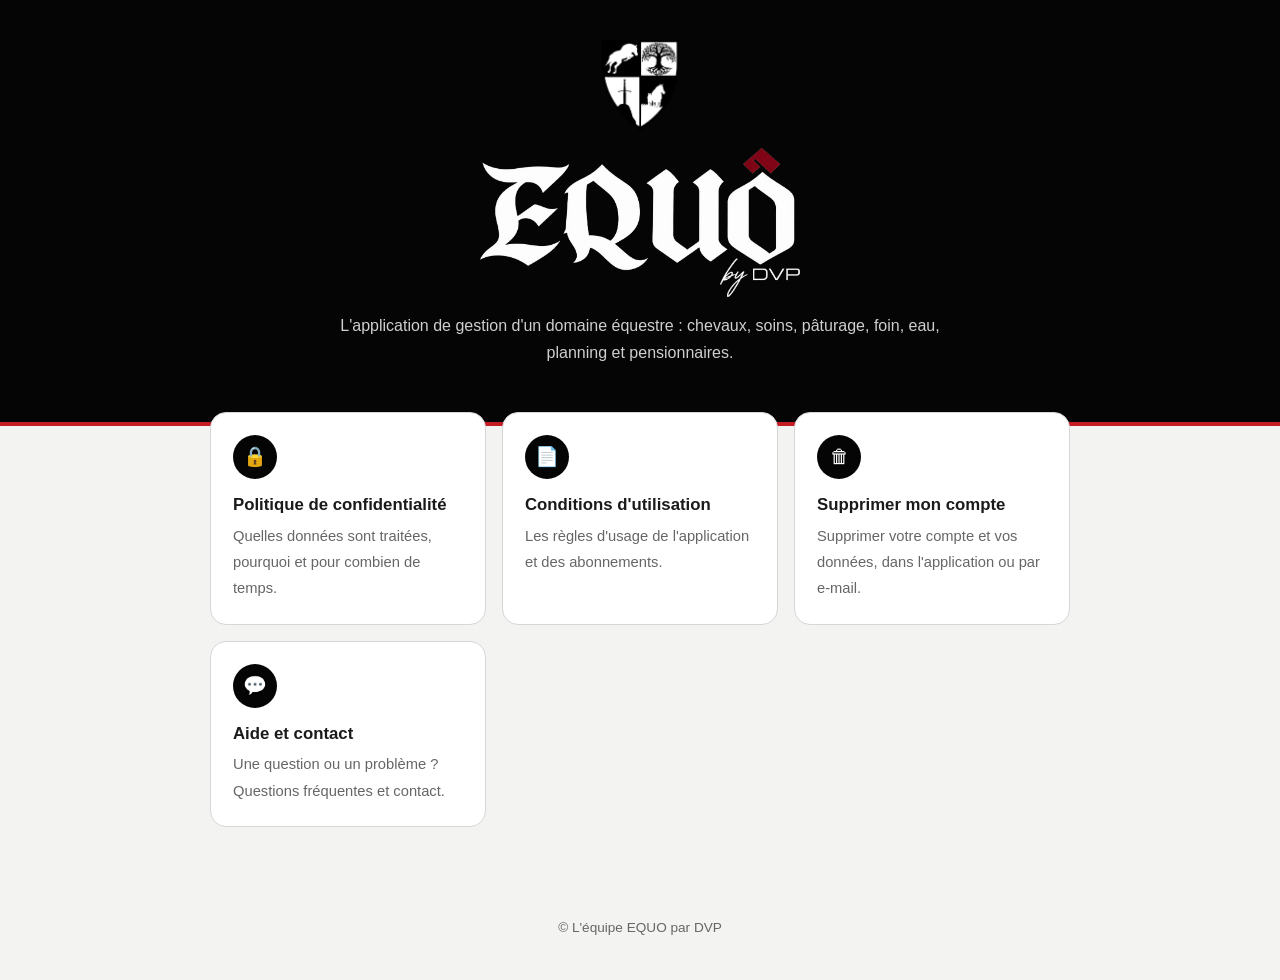
<file: index.html>
<!DOCTYPE html>
<html lang="fr">
<head>
<meta charset="utf-8">
<meta name="viewport" content="width=device-width, initial-scale=1">
<title>EQUO by DVP — Informations légales</title>
<meta name="description" content="Politique de confidentialité, conditions d'utilisation, suppression de compte et aide pour l'application EQUO by DVP.">
<link rel="icon" href="blason.png">
<link rel="stylesheet" href="style.css">
</head>
<body>
<div class="hero">
  <img class="blason-big" src="blason.png" alt="">
  <br>
  <img class="logo-big" src="logo-equo.png" alt="EQUO by DVP">
  <p>L'application de gestion d'un domaine équestre : chevaux, soins, pâturage, foin, eau, planning et pensionnaires.</p>
</div>
<main>
  <div class="grid">
    <a class="tile" href="confidentialite.html">
      <div class="icon">🔒</div>
      <strong>Politique de confidentialité</strong>
      <span class="desc">Quelles données sont traitées, pourquoi et pour combien de temps.</span>
    </a>
    <a class="tile" href="conditions.html">
      <div class="icon">📄</div>
      <strong>Conditions d'utilisation</strong>
      <span class="desc">Les règles d'usage de l'application et des abonnements.</span>
    </a>
    <a class="tile" href="suppression-compte.html">
      <div class="icon">🗑</div>
      <strong>Supprimer mon compte</strong>
      <span class="desc">Supprimer votre compte et vos données, dans l'application ou par e-mail.</span>
    </a>
    <a class="tile" href="support.html">
      <div class="icon">💬</div>
      <strong>Aide et contact</strong>
      <span class="desc">Une question ou un problème ? Questions fréquentes et contact.</span>
    </a>
  </div>
</main>
<footer>© L'équipe EQUO par DVP</footer>
</body>
</html>
</file>
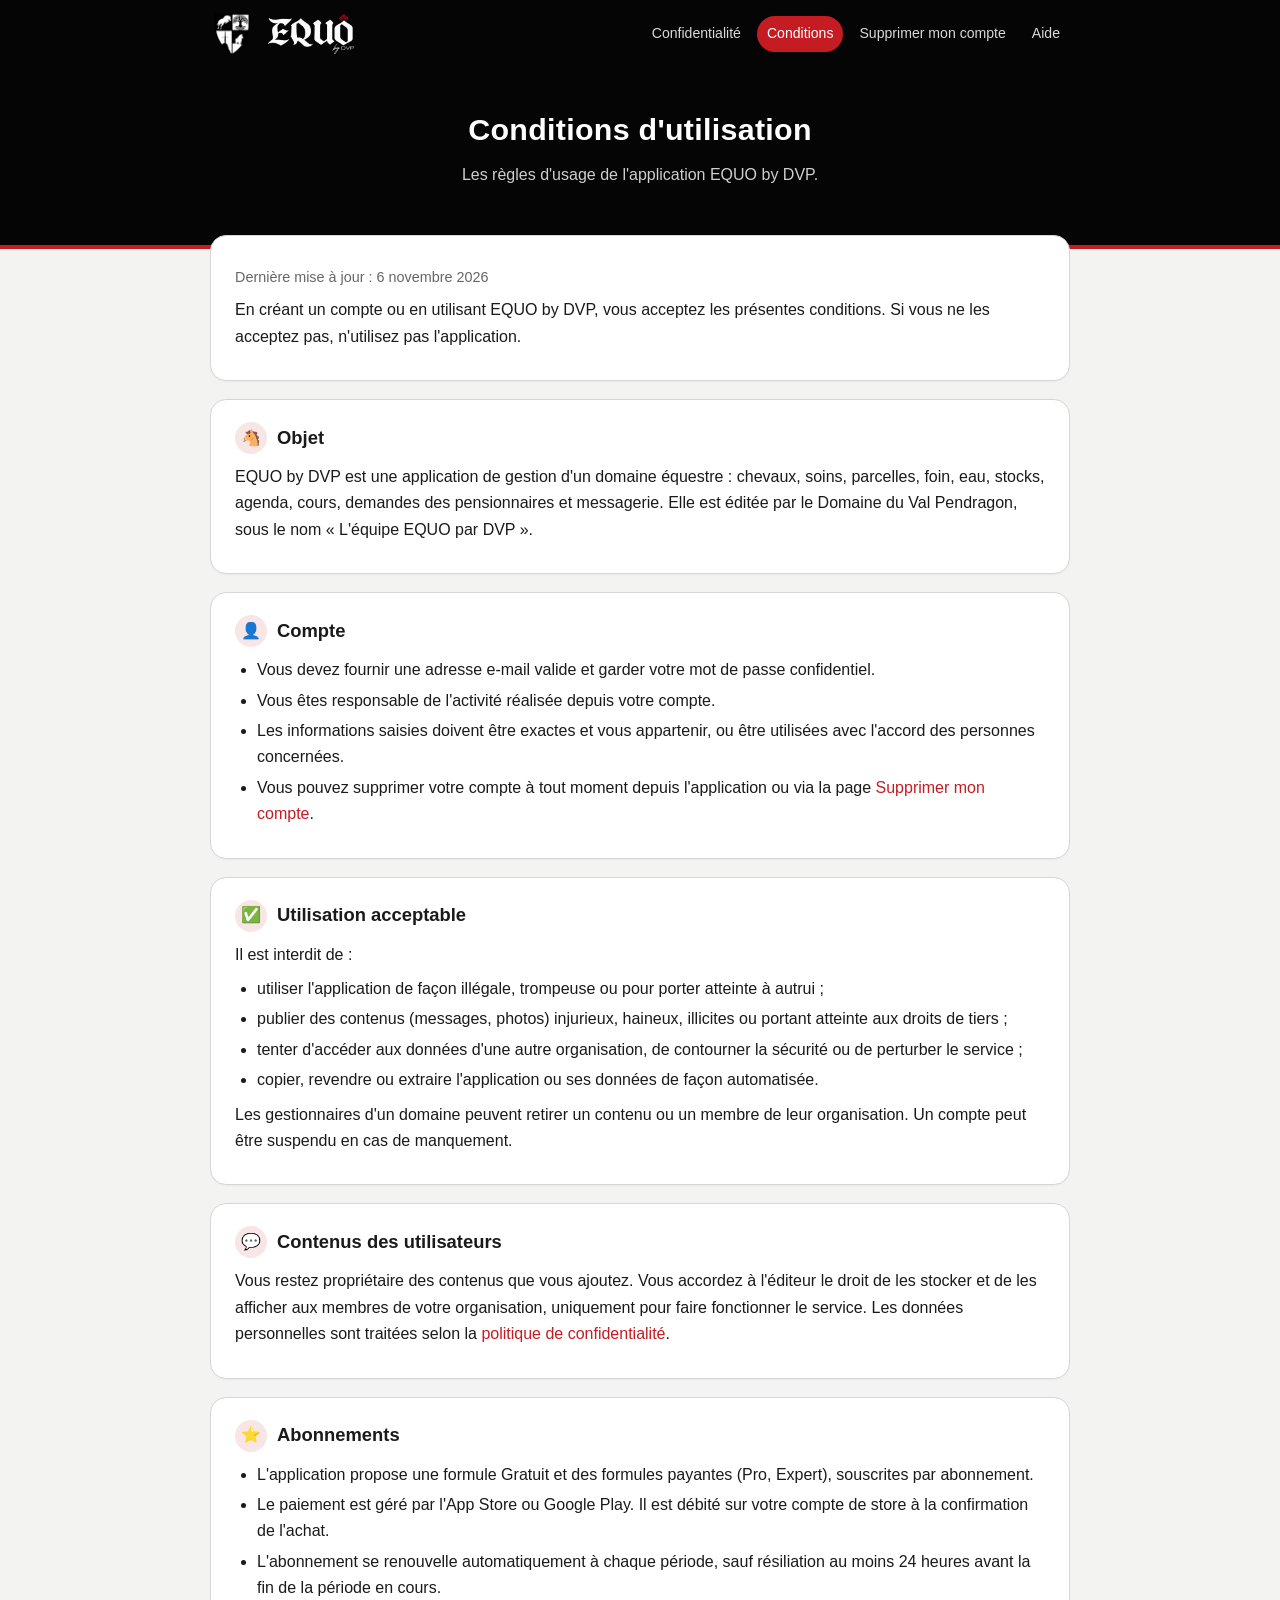
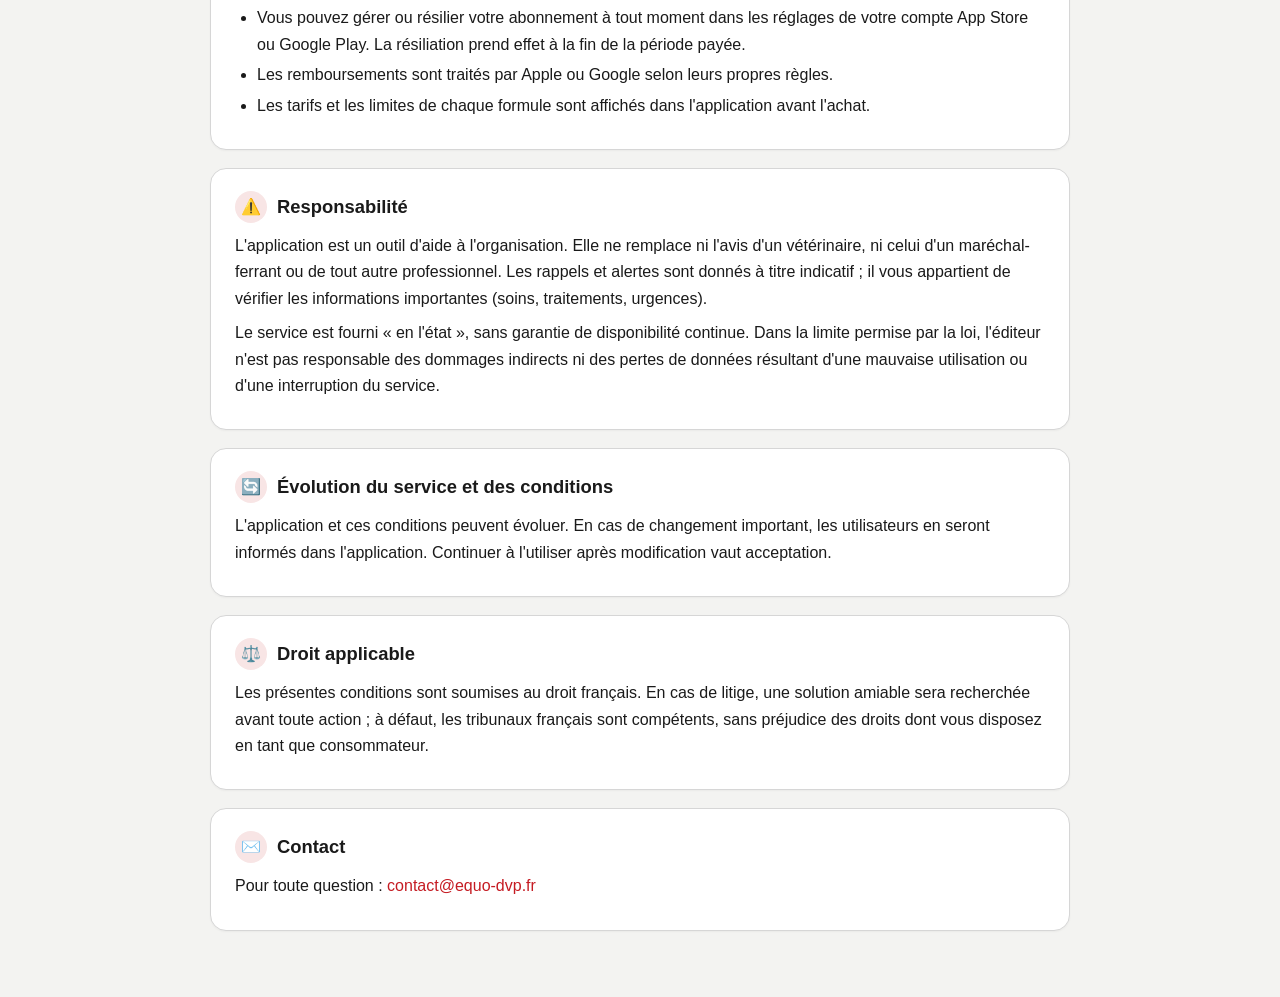
<file: conditions.html>
<!DOCTYPE html>
<html lang="fr">
<head>
<meta charset="utf-8">
<meta name="viewport" content="width=device-width, initial-scale=1">
<title>Conditions d'utilisation — EQUO by DVP</title>
<link rel="icon" href="blason.png">
<link rel="stylesheet" href="style.css">
</head>
<body>
<div class="topbar"><div class="topbar-inner">
  <a class="brand" href="index.html"><img class="blason" src="blason.png" alt=""><img class="wordmark" src="logo-equo.png" alt="EQUO by DVP"></a>
  <nav><a href="confidentialite.html">Confidentialité</a><a class="active" href="conditions.html">Conditions</a><a href="suppression-compte.html">Supprimer mon compte</a><a href="support.html">Aide</a></nav>
</div></div>
<div class="hero">
  <h1>Conditions d'utilisation</h1>
  <p>Les règles d'usage de l'application EQUO by DVP.</p>
</div>
<main>
  <div class="card">
    <p class="meta">Dernière mise à jour : 6 novembre 2026</p>
    <p>En créant un compte ou en utilisant EQUO by DVP, vous acceptez les présentes conditions. Si vous ne les acceptez pas, n'utilisez pas l'application.</p>
  </div>

  <div class="card">
    <h2><span class="icon">🐴</span>Objet</h2>
    <p>EQUO by DVP est une application de gestion d'un domaine équestre : chevaux, soins, parcelles, foin, eau, stocks, agenda, cours, demandes des pensionnaires et messagerie. Elle est éditée par le Domaine du Val Pendragon, sous le nom « L'équipe EQUO par DVP ».</p>
  </div>

  <div class="card">
    <h2><span class="icon">👤</span>Compte</h2>
    <ul>
      <li>Vous devez fournir une adresse e-mail valide et garder votre mot de passe confidentiel.</li>
      <li>Vous êtes responsable de l'activité réalisée depuis votre compte.</li>
      <li>Les informations saisies doivent être exactes et vous appartenir, ou être utilisées avec l'accord des personnes concernées.</li>
      <li>Vous pouvez supprimer votre compte à tout moment depuis l'application ou via la page <a href="suppression-compte.html">Supprimer mon compte</a>.</li>
    </ul>
  </div>

  <div class="card">
    <h2><span class="icon">✅</span>Utilisation acceptable</h2>
    <p>Il est interdit de :</p>
    <ul>
      <li>utiliser l'application de façon illégale, trompeuse ou pour porter atteinte à autrui ;</li>
      <li>publier des contenus (messages, photos) injurieux, haineux, illicites ou portant atteinte aux droits de tiers ;</li>
      <li>tenter d'accéder aux données d'une autre organisation, de contourner la sécurité ou de perturber le service ;</li>
      <li>copier, revendre ou extraire l'application ou ses données de façon automatisée.</li>
    </ul>
    <p>Les gestionnaires d'un domaine peuvent retirer un contenu ou un membre de leur organisation. Un compte peut être suspendu en cas de manquement.</p>
  </div>

  <div class="card">
    <h2><span class="icon">💬</span>Contenus des utilisateurs</h2>
    <p>Vous restez propriétaire des contenus que vous ajoutez. Vous accordez à l'éditeur le droit de les stocker et de les afficher aux membres de votre organisation, uniquement pour faire fonctionner le service. Les données personnelles sont traitées selon la <a href="confidentialite.html">politique de confidentialité</a>.</p>
  </div>

  <div class="card">
    <h2><span class="icon">⭐</span>Abonnements</h2>
    <ul>
      <li>L'application propose une formule Gratuit et des formules payantes (Pro, Expert), souscrites par abonnement.</li>
      <li>Le paiement est géré par l'App Store ou Google Play. Il est débité sur votre compte de store à la confirmation de l'achat.</li>
      <li>L'abonnement se renouvelle automatiquement à chaque période, sauf résiliation au moins 24 heures avant la fin de la période en cours.</li>
      <li>Vous pouvez gérer ou résilier votre abonnement à tout moment dans les réglages de votre compte App Store ou Google Play. La résiliation prend effet à la fin de la période payée.</li>
      <li>Les remboursements sont traités par Apple ou Google selon leurs propres règles.</li>
      <li>Les tarifs et les limites de chaque formule sont affichés dans l'application avant l'achat.</li>
    </ul>
  </div>

  <div class="card">
    <h2><span class="icon">⚠️</span>Responsabilité</h2>
    <p>L'application est un outil d'aide à l'organisation. Elle ne remplace ni l'avis d'un vétérinaire, ni celui d'un maréchal-ferrant ou de tout autre professionnel. Les rappels et alertes sont donnés à titre indicatif ; il vous appartient de vérifier les informations importantes (soins, traitements, urgences).</p>
    <p>Le service est fourni « en l'état », sans garantie de disponibilité continue. Dans la limite permise par la loi, l'éditeur n'est pas responsable des dommages indirects ni des pertes de données résultant d'une mauvaise utilisation ou d'une interruption du service.</p>
  </div>

  <div class="card">
    <h2><span class="icon">🔄</span>Évolution du service et des conditions</h2>
    <p>L'application et ces conditions peuvent évoluer. En cas de changement important, les utilisateurs en seront informés dans l'application. Continuer à l'utiliser après modification vaut acceptation.</p>
  </div>

  <div class="card">
    <h2><span class="icon">⚖️</span>Droit applicable</h2>
    <p>Les présentes conditions sont soumises au droit français. En cas de litige, une solution amiable sera recherchée avant toute action ; à défaut, les tribunaux français sont compétents, sans préjudice des droits dont vous disposez en tant que consommateur.</p>
  </div>

  <div class="card">
    <h2><span class="icon">✉️</span>Contact</h2>
    <p>Pour toute question : <a href="mailto:contact@equo-dvp.fr">contact@equo-dvp.fr</a></p>
  </div>
</main>
</body>
</html>
</file>
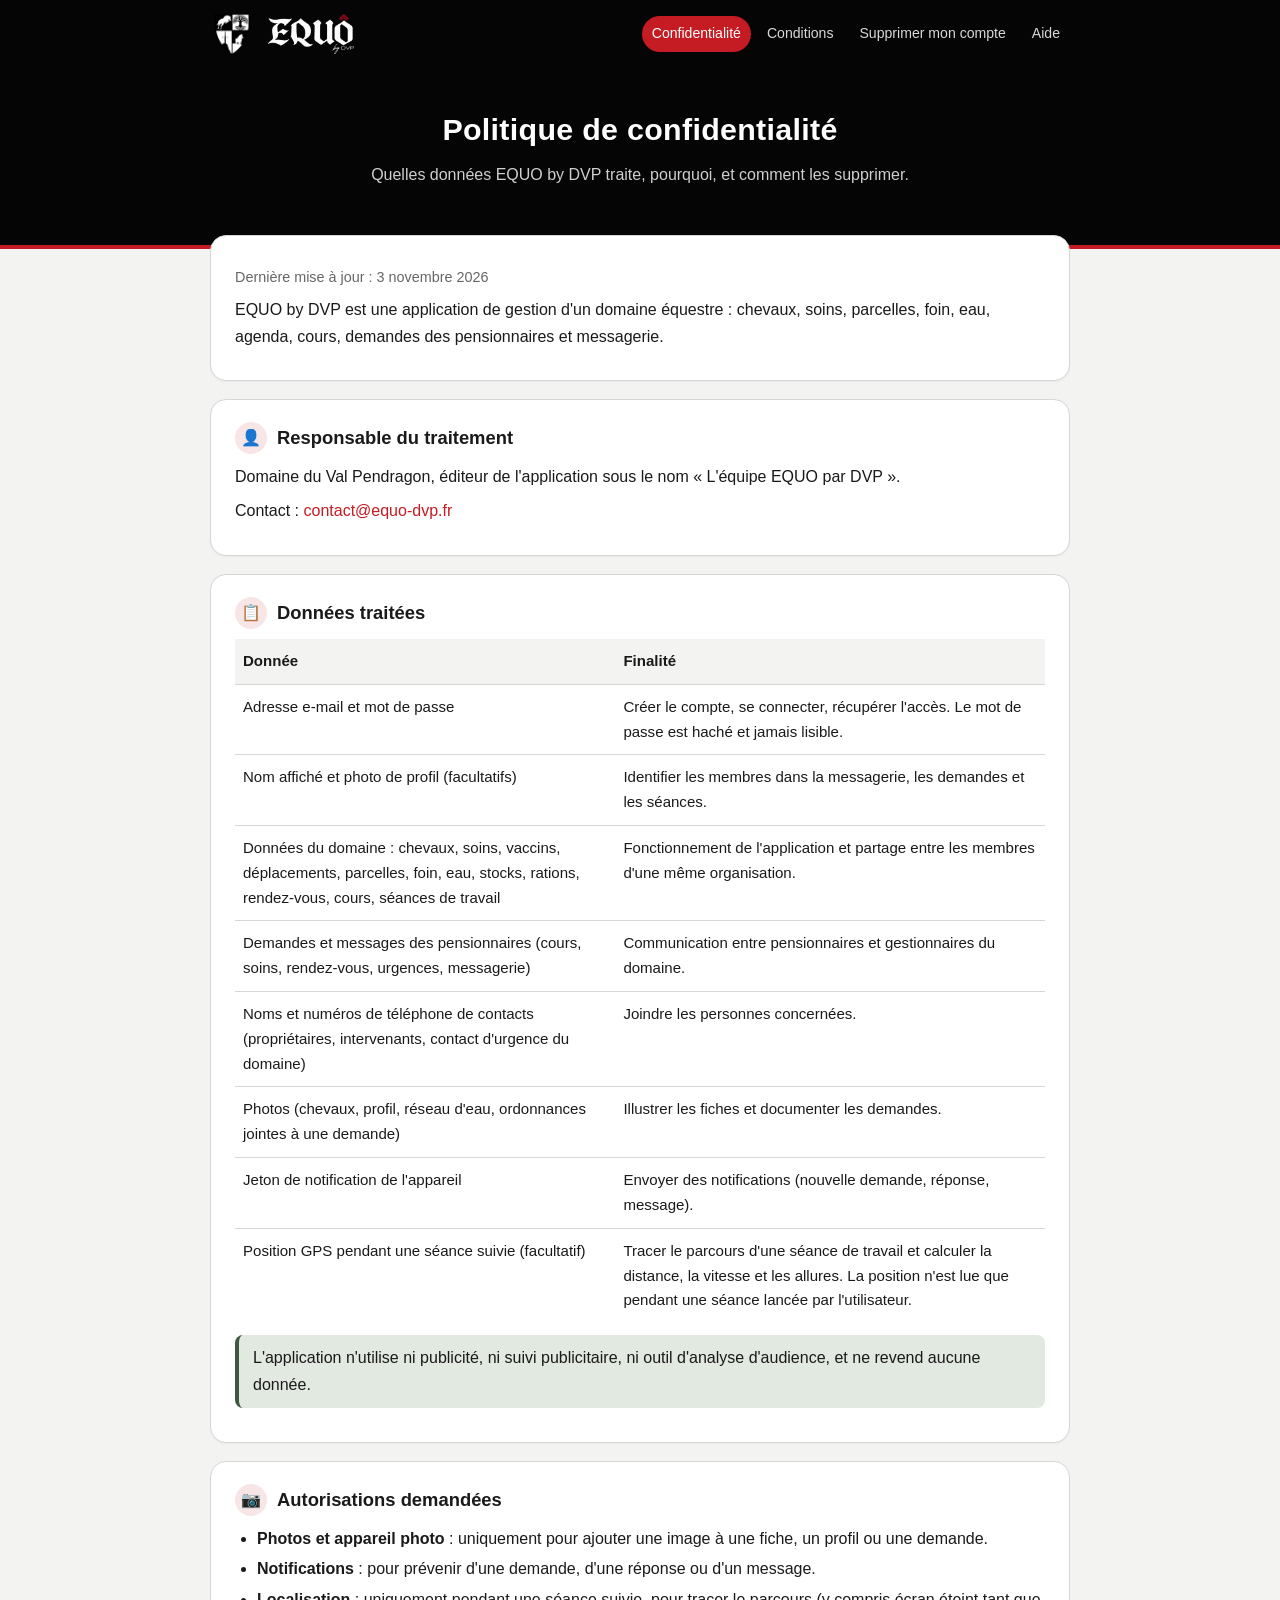
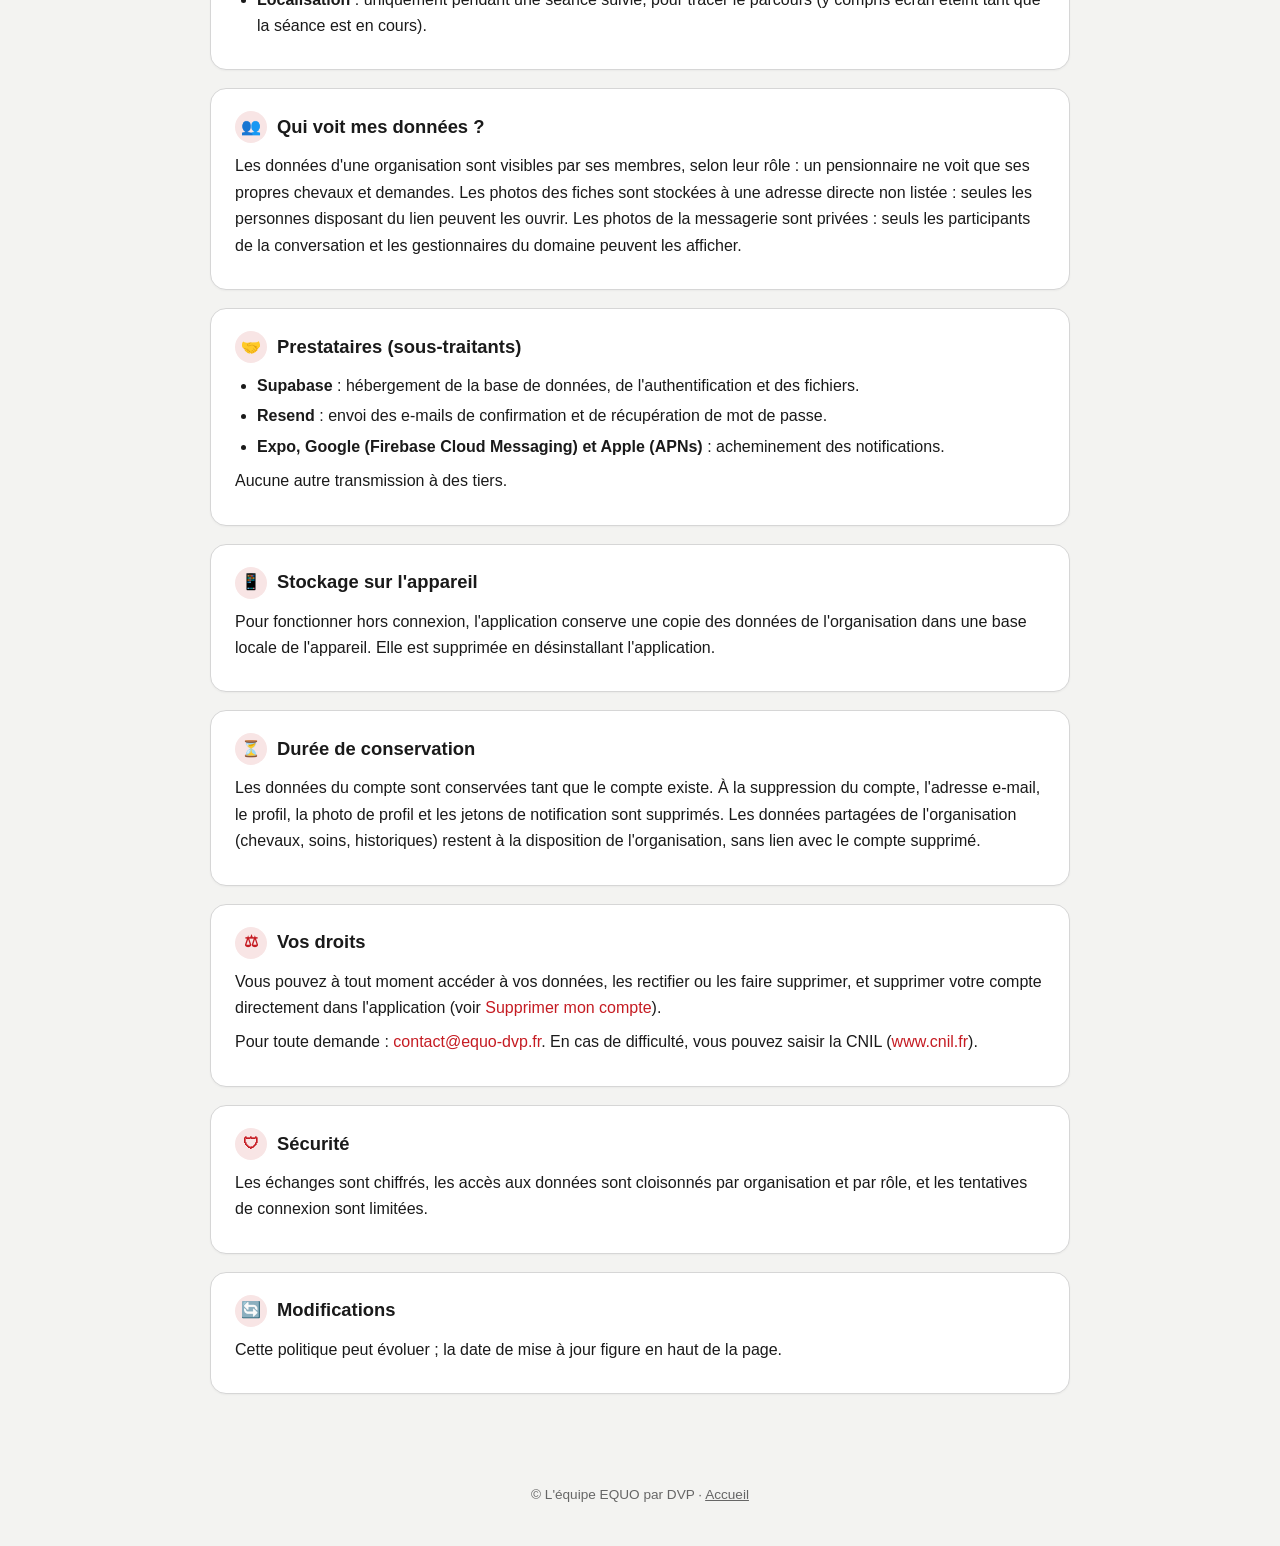
<file: confidentialite.html>
<!DOCTYPE html>
<html lang="fr">
<head>
<meta charset="utf-8">
<meta name="viewport" content="width=device-width, initial-scale=1">
<title>Politique de confidentialité — EQUO by DVP</title>
<link rel="icon" href="blason.png">
<link rel="stylesheet" href="style.css">
</head>
<body>
<div class="topbar"><div class="topbar-inner">
  <a class="brand" href="index.html"><img class="blason" src="blason.png" alt=""><img class="wordmark" src="logo-equo.png" alt="EQUO by DVP"></a>
  <nav><a class="active" href="confidentialite.html">Confidentialité</a><a href="conditions.html">Conditions</a><a href="suppression-compte.html">Supprimer mon compte</a><a href="support.html">Aide</a></nav>
</div></div>
<div class="hero">
  <h1>Politique de confidentialité</h1>
  <p>Quelles données EQUO by DVP traite, pourquoi, et comment les supprimer.</p>
</div>
<main>
  <div class="card">
    <p class="meta">Dernière mise à jour : 3 novembre 2026</p>
    <p>EQUO by DVP est une application de gestion d'un domaine équestre : chevaux, soins, parcelles, foin, eau, agenda, cours, demandes des pensionnaires et messagerie.</p>
  </div>

  <div class="card">
    <h2><span class="icon">👤</span>Responsable du traitement</h2>
    <p>Domaine du Val Pendragon, éditeur de l'application sous le nom « L'équipe EQUO par DVP ».</p>
    <p>Contact : <a href="mailto:contact@equo-dvp.fr">contact@equo-dvp.fr</a></p>
  </div>

  <div class="card">
    <h2><span class="icon">📋</span>Données traitées</h2>
    <div class="table-wrap"><table>
      <tr><th>Donnée</th><th>Finalité</th></tr>
      <tr><td>Adresse e-mail et mot de passe</td><td>Créer le compte, se connecter, récupérer l'accès. Le mot de passe est haché et jamais lisible.</td></tr>
      <tr><td>Nom affiché et photo de profil (facultatifs)</td><td>Identifier les membres dans la messagerie, les demandes et les séances.</td></tr>
      <tr><td>Données du domaine : chevaux, soins, vaccins, déplacements, parcelles, foin, eau, stocks, rations, rendez-vous, cours, séances de travail</td><td>Fonctionnement de l'application et partage entre les membres d'une même organisation.</td></tr>
      <tr><td>Demandes et messages des pensionnaires (cours, soins, rendez-vous, urgences, messagerie)</td><td>Communication entre pensionnaires et gestionnaires du domaine.</td></tr>
      <tr><td>Noms et numéros de téléphone de contacts (propriétaires, intervenants, contact d'urgence du domaine)</td><td>Joindre les personnes concernées.</td></tr>
      <tr><td>Photos (chevaux, profil, réseau d'eau, ordonnances jointes à une demande)</td><td>Illustrer les fiches et documenter les demandes.</td></tr>
      <tr><td>Jeton de notification de l'appareil</td><td>Envoyer des notifications (nouvelle demande, réponse, message).</td></tr>
      <tr><td>Position GPS pendant une séance suivie (facultatif)</td><td>Tracer le parcours d'une séance de travail et calculer la distance, la vitesse et les allures. La position n'est lue que pendant une séance lancée par l'utilisateur.</td></tr>
    </table></div>
    <div class="callout green">L'application n'utilise ni publicité, ni suivi publicitaire, ni outil d'analyse d'audience, et ne revend aucune donnée.</div>
  </div>

  <div class="card">
    <h2><span class="icon">📷</span>Autorisations demandées</h2>
    <ul>
      <li><strong>Photos et appareil photo</strong> : uniquement pour ajouter une image à une fiche, un profil ou une demande.</li>
      <li><strong>Notifications</strong> : pour prévenir d'une demande, d'une réponse ou d'un message.</li>
      <li><strong>Localisation</strong> : uniquement pendant une séance suivie, pour tracer le parcours (y compris écran éteint tant que la séance est en cours).</li>
    </ul>
  </div>

  <div class="card">
    <h2><span class="icon">👥</span>Qui voit mes données ?</h2>
    <p>Les données d'une organisation sont visibles par ses membres, selon leur rôle : un pensionnaire ne voit que ses propres chevaux et demandes. Les photos des fiches sont stockées à une adresse directe non listée : seules les personnes disposant du lien peuvent les ouvrir. Les photos de la messagerie sont privées : seuls les participants de la conversation et les gestionnaires du domaine peuvent les afficher.</p>
  </div>

  <div class="card">
    <h2><span class="icon">🤝</span>Prestataires (sous-traitants)</h2>
    <ul>
      <li><strong>Supabase</strong> : hébergement de la base de données, de l'authentification et des fichiers.</li>
      <li><strong>Resend</strong> : envoi des e-mails de confirmation et de récupération de mot de passe.</li>
      <li><strong>Expo, Google (Firebase Cloud Messaging) et Apple (APNs)</strong> : acheminement des notifications.</li>
    </ul>
    <p>Aucune autre transmission à des tiers.</p>
  </div>

  <div class="card">
    <h2><span class="icon">📱</span>Stockage sur l'appareil</h2>
    <p>Pour fonctionner hors connexion, l'application conserve une copie des données de l'organisation dans une base locale de l'appareil. Elle est supprimée en désinstallant l'application.</p>
  </div>

  <div class="card">
    <h2><span class="icon">⏳</span>Durée de conservation</h2>
    <p>Les données du compte sont conservées tant que le compte existe. À la suppression du compte, l'adresse e-mail, le profil, la photo de profil et les jetons de notification sont supprimés. Les données partagées de l'organisation (chevaux, soins, historiques) restent à la disposition de l'organisation, sans lien avec le compte supprimé.</p>
  </div>

  <div class="card">
    <h2><span class="icon">⚖</span>Vos droits</h2>
    <p>Vous pouvez à tout moment accéder à vos données, les rectifier ou les faire supprimer, et supprimer votre compte directement dans l'application (voir <a href="suppression-compte.html">Supprimer mon compte</a>).</p>
    <p>Pour toute demande : <a href="mailto:contact@equo-dvp.fr">contact@equo-dvp.fr</a>. En cas de difficulté, vous pouvez saisir la CNIL (<a href="https://www.cnil.fr">www.cnil.fr</a>).</p>
  </div>

  <div class="card">
    <h2><span class="icon">🛡</span>Sécurité</h2>
    <p>Les échanges sont chiffrés, les accès aux données sont cloisonnés par organisation et par rôle, et les tentatives de connexion sont limitées.</p>
  </div>

  <div class="card">
    <h2><span class="icon">🔄</span>Modifications</h2>
    <p>Cette politique peut évoluer ; la date de mise à jour figure en haut de la page.</p>
  </div>
</main>
<footer>© L'équipe EQUO par DVP · <a href="index.html">Accueil</a></footer>
</body>
</html>
</file>
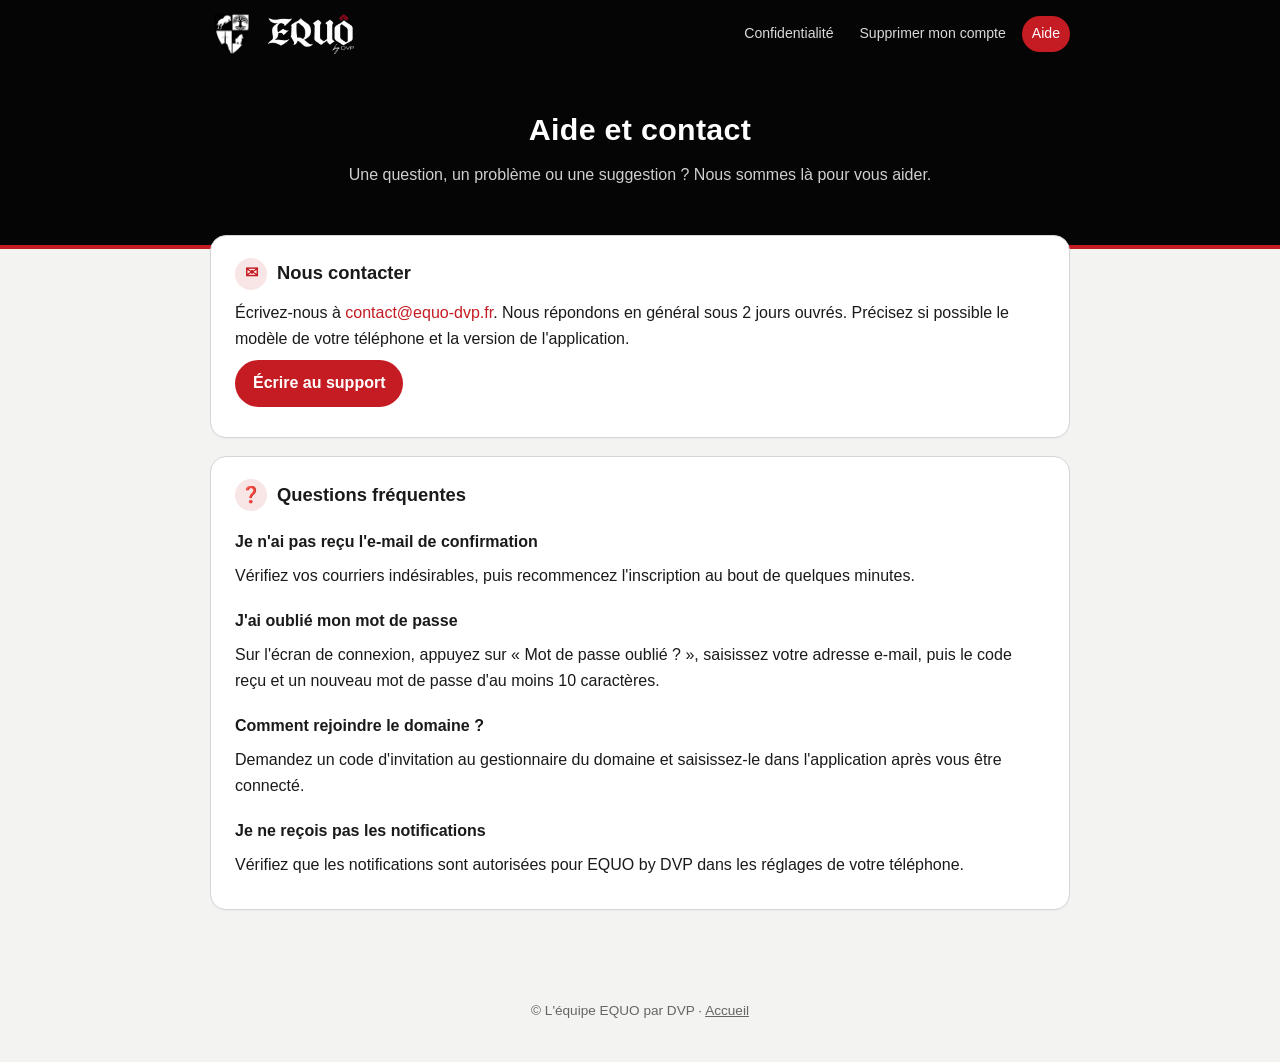
<file: support.html>
<!DOCTYPE html>
<html lang="fr">
<head>
<meta charset="utf-8">
<meta name="viewport" content="width=device-width, initial-scale=1">
<title>Aide et contact — EQUO by DVP</title>
<link rel="icon" href="blason.png">
<link rel="stylesheet" href="style.css">
</head>
<body>
<div class="topbar"><div class="topbar-inner">
  <a class="brand" href="index.html"><img class="blason" src="blason.png" alt=""><img class="wordmark" src="logo-equo.png" alt="EQUO by DVP"></a>
  <nav><a href="confidentialite.html">Confidentialité</a><a href="suppression-compte.html">Supprimer mon compte</a><a class="active" href="support.html">Aide</a></nav>
</div></div>
<div class="hero">
  <h1>Aide et contact</h1>
  <p>Une question, un problème ou une suggestion ? Nous sommes là pour vous aider.</p>
</div>
<main>
  <div class="card">
    <h2><span class="icon">✉</span>Nous contacter</h2>
    <p>Écrivez-nous à <a href="mailto:contact@equo-dvp.fr">contact@equo-dvp.fr</a>. Nous répondons en général sous 2 jours ouvrés. Précisez si possible le modèle de votre téléphone et la version de l'application.</p>
    <p><a class="button" href="mailto:contact@equo-dvp.fr">Écrire au support</a></p>
  </div>

  <div class="card">
    <h2><span class="icon">❓</span>Questions fréquentes</h2>
    <h3>Je n'ai pas reçu l'e-mail de confirmation</h3>
    <p>Vérifiez vos courriers indésirables, puis recommencez l'inscription au bout de quelques minutes.</p>
    <h3>J'ai oublié mon mot de passe</h3>
    <p>Sur l'écran de connexion, appuyez sur « Mot de passe oublié ? », saisissez votre adresse e-mail, puis le code reçu et un nouveau mot de passe d'au moins 10 caractères.</p>
    <h3>Comment rejoindre le domaine ?</h3>
    <p>Demandez un code d'invitation au gestionnaire du domaine et saisissez-le dans l'application après vous être connecté.</p>
    <h3>Je ne reçois pas les notifications</h3>
    <p>Vérifiez que les notifications sont autorisées pour EQUO by DVP dans les réglages de votre téléphone.</p>
  </div>
</main>
<footer>© L'équipe EQUO par DVP · <a href="index.html">Accueil</a></footer>
</body>
</html>
</file>
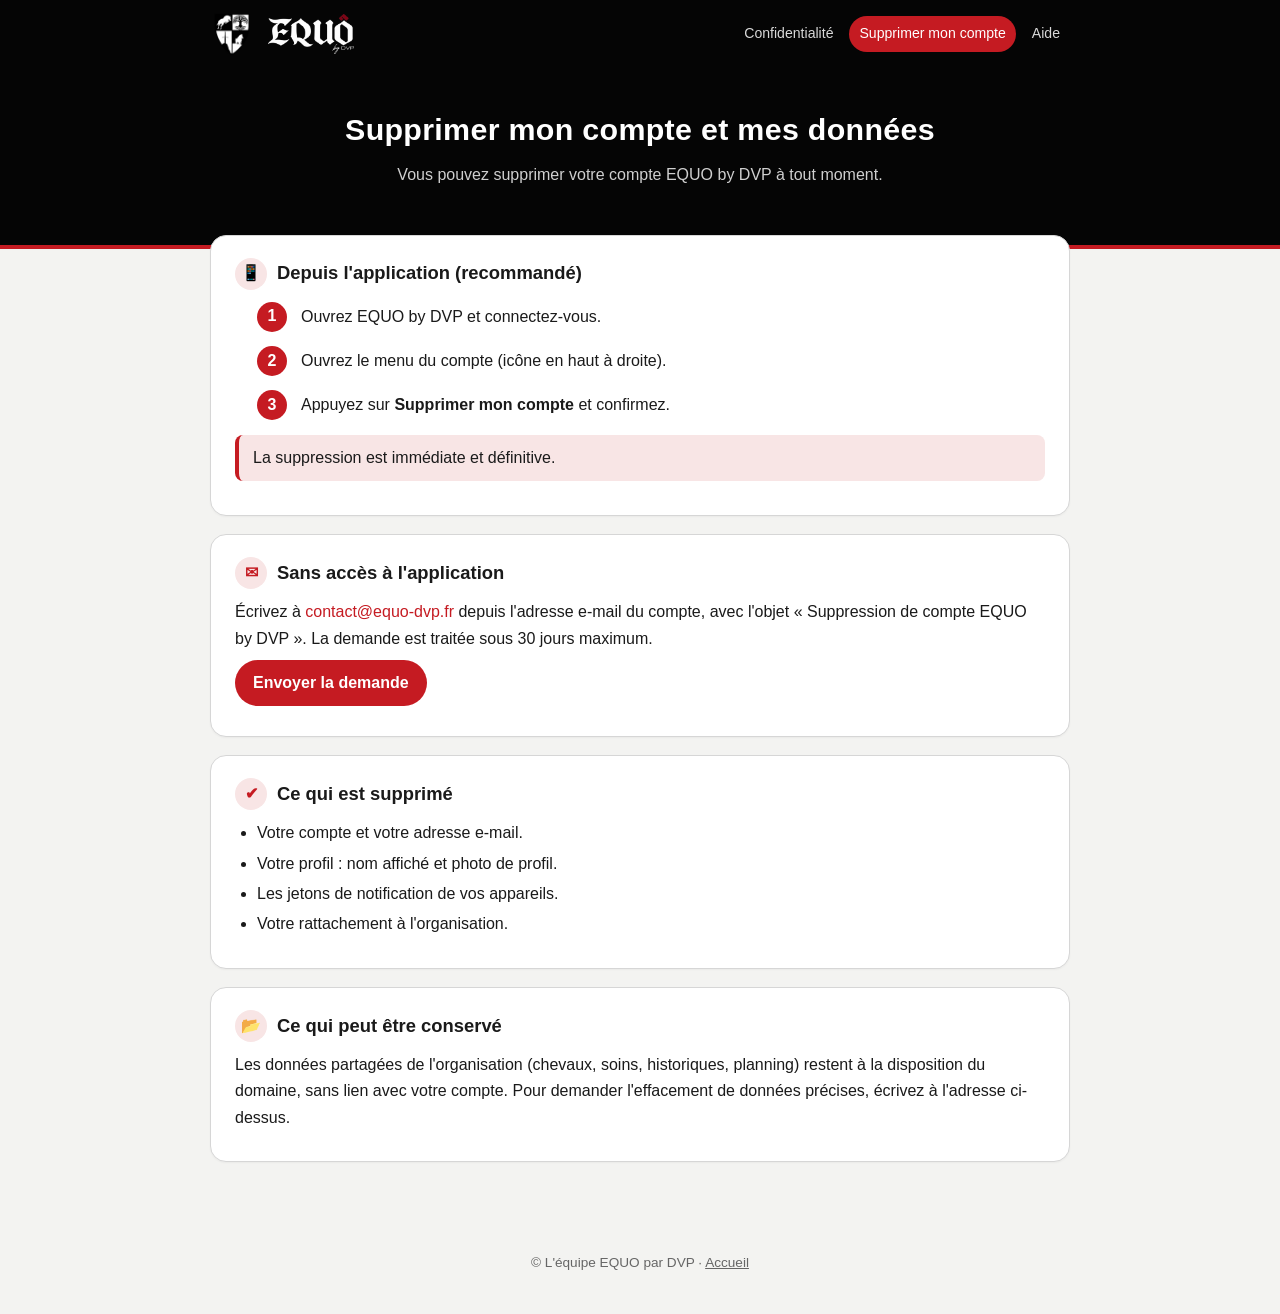
<file: suppression-compte.html>
<!DOCTYPE html>
<html lang="fr">
<head>
<meta charset="utf-8">
<meta name="viewport" content="width=device-width, initial-scale=1">
<title>Supprimer mon compte — EQUO by DVP</title>
<link rel="icon" href="blason.png">
<link rel="stylesheet" href="style.css">
</head>
<body>
<div class="topbar"><div class="topbar-inner">
  <a class="brand" href="index.html"><img class="blason" src="blason.png" alt=""><img class="wordmark" src="logo-equo.png" alt="EQUO by DVP"></a>
  <nav><a href="confidentialite.html">Confidentialité</a><a class="active" href="suppression-compte.html">Supprimer mon compte</a><a href="support.html">Aide</a></nav>
</div></div>
<div class="hero">
  <h1>Supprimer mon compte et mes données</h1>
  <p>Vous pouvez supprimer votre compte EQUO by DVP à tout moment.</p>
</div>
<main>
  <div class="card">
    <h2><span class="icon">📱</span>Depuis l'application (recommandé)</h2>
    <ol class="steps">
      <li>Ouvrez EQUO by DVP et connectez-vous.</li>
      <li>Ouvrez le menu du compte (icône en haut à droite).</li>
      <li>Appuyez sur <strong>Supprimer mon compte</strong> et confirmez.</li>
    </ol>
    <div class="callout">La suppression est immédiate et définitive.</div>
  </div>

  <div class="card">
    <h2><span class="icon">✉</span>Sans accès à l'application</h2>
    <p>Écrivez à <a href="mailto:contact@equo-dvp.fr">contact@equo-dvp.fr</a> depuis l'adresse e-mail du compte, avec l'objet « Suppression de compte EQUO by DVP ». La demande est traitée sous 30 jours maximum.</p>
    <p><a class="button" href="mailto:contact@equo-dvp.fr?subject=Suppression%20de%20compte%20EQUO%20by%20DVP">Envoyer la demande</a></p>
  </div>

  <div class="card">
    <h2><span class="icon">✔</span>Ce qui est supprimé</h2>
    <ul>
      <li>Votre compte et votre adresse e-mail.</li>
      <li>Votre profil : nom affiché et photo de profil.</li>
      <li>Les jetons de notification de vos appareils.</li>
      <li>Votre rattachement à l'organisation.</li>
    </ul>
  </div>

  <div class="card">
    <h2><span class="icon">📂</span>Ce qui peut être conservé</h2>
    <p>Les données partagées de l'organisation (chevaux, soins, historiques, planning) restent à la disposition du domaine, sans lien avec votre compte. Pour demander l'effacement de données précises, écrivez à l'adresse ci-dessus.</p>
  </div>
</main>
<footer>© L'équipe EQUO par DVP · <a href="index.html">Accueil</a></footer>
</body>
</html>
</file>
<file: style.css>
:root {
  --ink: #050505;
  --text: #1a1a1a;
  --muted: #666666;
  --border: #d6d6d6;
  --bg: #f3f3f1;
  --surface: #ffffff;
  --red: #c51b22;
  --light-red: #f8e5e5;
  --green: #3d5a40;
  --light-green: #e2e9e0;
}
* { box-sizing: border-box; }
html { -webkit-text-size-adjust: 100%; }
body { margin: 0; background: var(--bg); color: var(--text); font-family: -apple-system, "Segoe UI", Roboto, Helvetica, Arial, sans-serif; line-height: 1.65; font-size: 16px; }
a { color: var(--red); text-decoration: none; }
a:hover { text-decoration: underline; }

.topbar { background: var(--ink); color: #fff; }
.topbar-inner { max-width: 900px; margin: 0 auto; padding: 12px 20px; display: flex; align-items: center; justify-content: space-between; gap: 16px; }
.topbar a.brand { display: flex; align-items: center; gap: 14px; }
.topbar .blason { width: 44px; height: 44px; object-fit: contain; }
.topbar .wordmark { height: 40px; width: auto; }
.topbar nav { display: flex; gap: 6px; flex-wrap: wrap; justify-content: flex-end; }
.topbar nav a { color: #d9d9d9; font-size: 0.88rem; padding: 6px 10px; border-radius: 999px; }
.topbar nav a:hover { background: #222; text-decoration: none; color: #fff; }
.topbar nav a.active { background: var(--red); color: #fff; }

.hero { background: var(--ink); color: #fff; padding: 36px 20px 56px; text-align: center; border-bottom: 4px solid var(--red); }
.hero h1 { margin: 0 0 8px; font-size: 1.9rem; letter-spacing: 0.01em; }
.hero p { margin: 0 auto; max-width: 620px; color: #cfcfcf; }
.hero .logo-big { width: min(320px, 70%); height: auto; margin-bottom: 8px; }
.hero .blason-big { width: 96px; height: 96px; object-fit: contain; margin-bottom: 8px; }

main { max-width: 900px; margin: -32px auto 0; padding: 0 20px 48px; }
.card { background: var(--surface); border: 1px solid var(--border); border-radius: 16px; padding: 22px 24px; margin: 18px 0; box-shadow: 0 1px 2px rgba(0, 0, 0, 0.04); }
.card h2 { margin: 0 0 10px; font-size: 1.15rem; display: flex; align-items: center; gap: 10px; }
.card h2 .icon { display: inline-flex; align-items: center; justify-content: center; width: 32px; height: 32px; border-radius: 50%; background: var(--light-red); color: var(--red); font-size: 1rem; flex: none; }
.card h3 { margin: 18px 0 4px; font-size: 1rem; }
.card p { margin: 8px 0; }
.card ul, .card ol { margin: 8px 0; padding-left: 22px; }
.card li { margin: 4px 0; }
.meta { color: var(--muted); font-size: 0.9rem; margin: 0 0 4px; }

.grid { display: grid; grid-template-columns: repeat(auto-fit, minmax(240px, 1fr)); gap: 16px; margin: 18px 0; }
.tile { display: block; background: var(--surface); border: 1px solid var(--border); border-radius: 16px; padding: 22px; color: var(--text); transition: transform 0.12s ease, border-color 0.12s ease; }
.tile:hover { transform: translateY(-2px); border-color: var(--red); text-decoration: none; }
.tile .icon { display: flex; align-items: center; justify-content: center; width: 44px; height: 44px; border-radius: 50%; background: var(--ink); color: #fff; font-size: 1.2rem; margin-bottom: 12px; }
.tile strong { display: block; font-size: 1.05rem; margin-bottom: 4px; }
.tile span.desc { color: var(--muted); font-size: 0.92rem; }

.steps { counter-reset: step; list-style: none; padding: 0; }
.steps li { counter-increment: step; position: relative; padding: 4px 0 4px 44px; margin: 10px 0; }
.steps li::before { content: counter(step); position: absolute; left: 0; top: 2px; width: 30px; height: 30px; border-radius: 50%; background: var(--red); color: #fff; font-weight: 700; display: flex; align-items: center; justify-content: center; }

.callout { background: var(--light-red); border-left: 4px solid var(--red); border-radius: 8px; padding: 10px 14px; margin: 12px 0; }
.callout.green { background: var(--light-green); border-left-color: var(--green); }

.table-wrap { overflow-x: auto; }
table { border-collapse: collapse; width: 100%; font-size: 0.94rem; }
th, td { border-bottom: 1px solid var(--border); padding: 10px 8px; text-align: left; vertical-align: top; }
th { background: var(--bg); font-weight: 700; }
tr:last-child td { border-bottom: none; }

.button { display: inline-block; background: var(--red); color: #fff; padding: 10px 18px; border-radius: 999px; font-weight: 600; }
.button:hover { text-decoration: none; opacity: 0.9; }

footer { text-align: center; color: var(--muted); font-size: 0.85rem; padding: 24px 20px 40px; }
footer a { color: var(--muted); text-decoration: underline; }

@media (max-width: 560px) {
  .topbar-inner { flex-direction: column; align-items: flex-start; }
  .topbar nav { justify-content: flex-start; }
  .hero h1 { font-size: 1.5rem; }
  .card { padding: 18px; }
}
</file>
